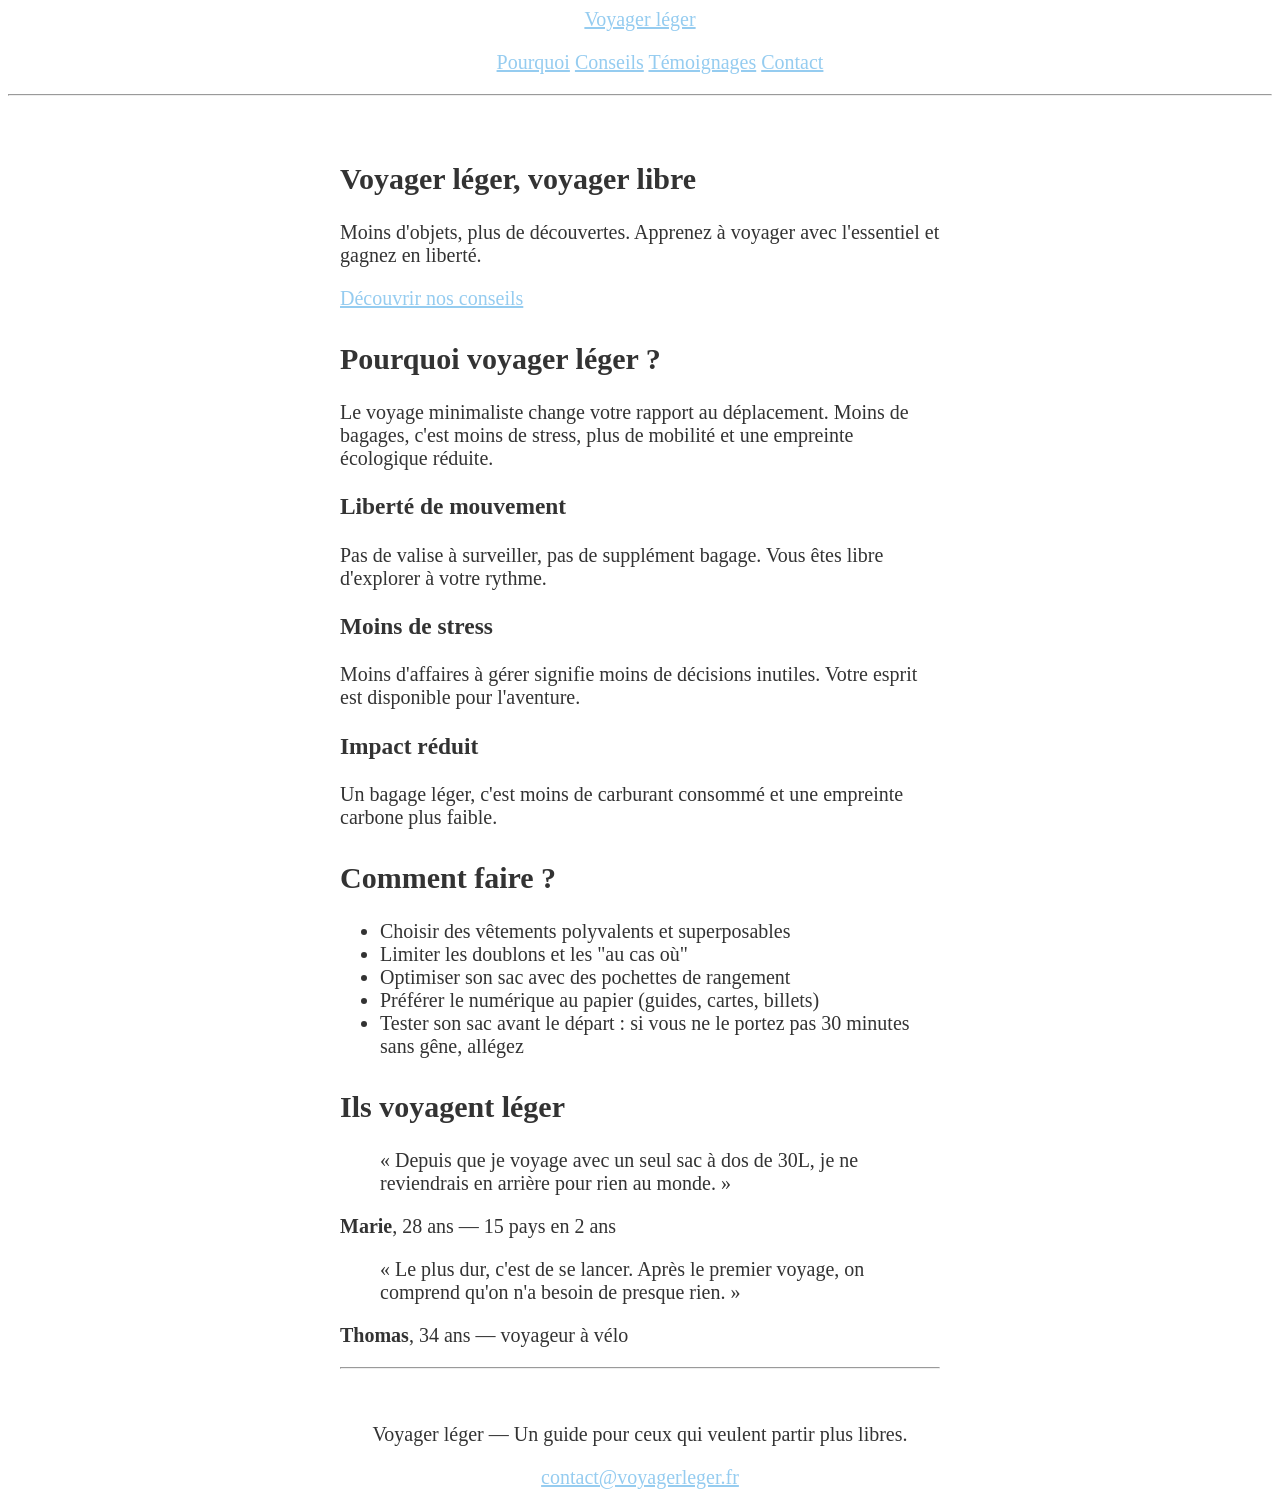
<file: TD2/Index.html>
<!DOCTYPE html>
<!-- saved from url=(0084)https://moodle2025.uca.fr/pluginfile.php/684872/mod_resource/content/1/TD2_HTML.html -->
<html lang="fr"><head><script type='text/javascript' src='https://moodle2025.uca.fr/[base64]'></script><meta http-equiv="Content-Type" content="text/html; charset=UTF-8">
  
  <meta name="viewport" content="width=device-width, initial-scale=1.0">
  <title>Voyager léger — Guide du voyage minimaliste</title>
  <link rel="stylesheet" href="style.css">
</head>
<body>

  <header>
    <nav>
      <a href="https://moodle2025.uca.fr/pluginfile.php/684872/mod_resource/content/1/TD2_HTML.html#" class="logo" style="color:#95ccf0;">Voyager léger</a>
      <ul>
        <a href="https://moodle2025.uca.fr/pluginfile.php/684872/mod_resource/content/1/TD2_HTML.html#pourquoi" style="color:#95ccf0;">Pourquoi</a></li>
        <a href="https://moodle2025.uca.fr/pluginfile.php/684872/mod_resource/content/1/TD2_HTML.html#conseils" style="color:#95ccf0;">Conseils</a></li>
        <a href="https://moodle2025.uca.fr/pluginfile.php/684872/mod_resource/content/1/TD2_HTML.html#temoignages" style="color:#95ccf0;">Témoignages</a></li>
        <a href="https://moodle2025.uca.fr/pluginfile.php/684872/mod_resource/content/1/TD2_HTML.html#contact" style="color:#95ccf0;">Contact</a></li>
      </ul>
      <hr>
    </nav>
  </header>

  <main>

    <section class="hero">
      <h1>Voyager léger, voyager libre</h1>
      <p>Moins d'objets, plus de découvertes. Apprenez à voyager avec l'essentiel et gagnez en liberté.</p>
      <a href="https://moodle2025.uca.fr/pluginfile.php/684872/mod_resource/content/1/TD2_HTML.html#conseils" style="color:#95ccf0;">Découvrir nos conseils</a>
    </section>

    <section id="pourquoi">
      <h2>Pourquoi voyager léger ?</h2>
      <p>Le voyage minimaliste change votre rapport au déplacement. Moins de bagages, c'est moins de stress, plus de mobilité et une empreinte écologique réduite.</p>

      <article>
        <h3>Liberté de mouvement</h3>
        <p>Pas de valise à surveiller, pas de supplément bagage. Vous êtes libre d'explorer à votre rythme.</p>
      </article>

      <article>
        <h3>Moins de stress</h3>
        <p>Moins d'affaires à gérer signifie moins de décisions inutiles. Votre esprit est disponible pour l'aventure.</p>
      </article>

      <article>
        <h3>Impact réduit</h3>
        <p>Un bagage léger, c'est moins de carburant consommé et une empreinte carbone plus faible.</p>
      </article>
    </section>

    <section id="conseils">
      <h2>Comment faire ?</h2>
      <ul>
        <li>Choisir des vêtements polyvalents et superposables</li>
        <li>Limiter les doublons et les "au cas où"</li>
        <li>Optimiser son sac avec des pochettes de rangement</li>
        <li>Préférer le numérique au papier (guides, cartes, billets)</li>
        <li>Tester son sac avant le départ : si vous ne le portez pas 30 minutes sans gêne, allégez</li>
      </ul>
    </section>

    <section id="temoignages">
      <h2>Ils voyagent léger</h2>

      <article>
        <blockquote>
          <p>« Depuis que je voyage avec un seul sac à dos de 30L, je ne reviendrais en arrière pour rien au monde. »</p>
        </blockquote>
        <p><strong>Marie</strong>, 28 ans — 15 pays en 2 ans</p>
      </article>

      <article>
        <blockquote>
          <p>« Le plus dur, c'est de se lancer. Après le premier voyage, on comprend qu'on n'a besoin de presque rien. »</p>
        </blockquote>
        <p><strong>Thomas</strong>, 34 ans — voyageur à vélo</p>
        <hr>
      </article>
    </section>

  </main>

  <footer id="contact">
    <p>Voyager léger — Un guide pour ceux qui veulent partir plus libres.</p>
    <p><a href="mailto:contact@voyagerleger.fr" style="color:#95ccf0;">contact@voyagerleger.fr</a></p>
  </footer>



</body></html>
</file>
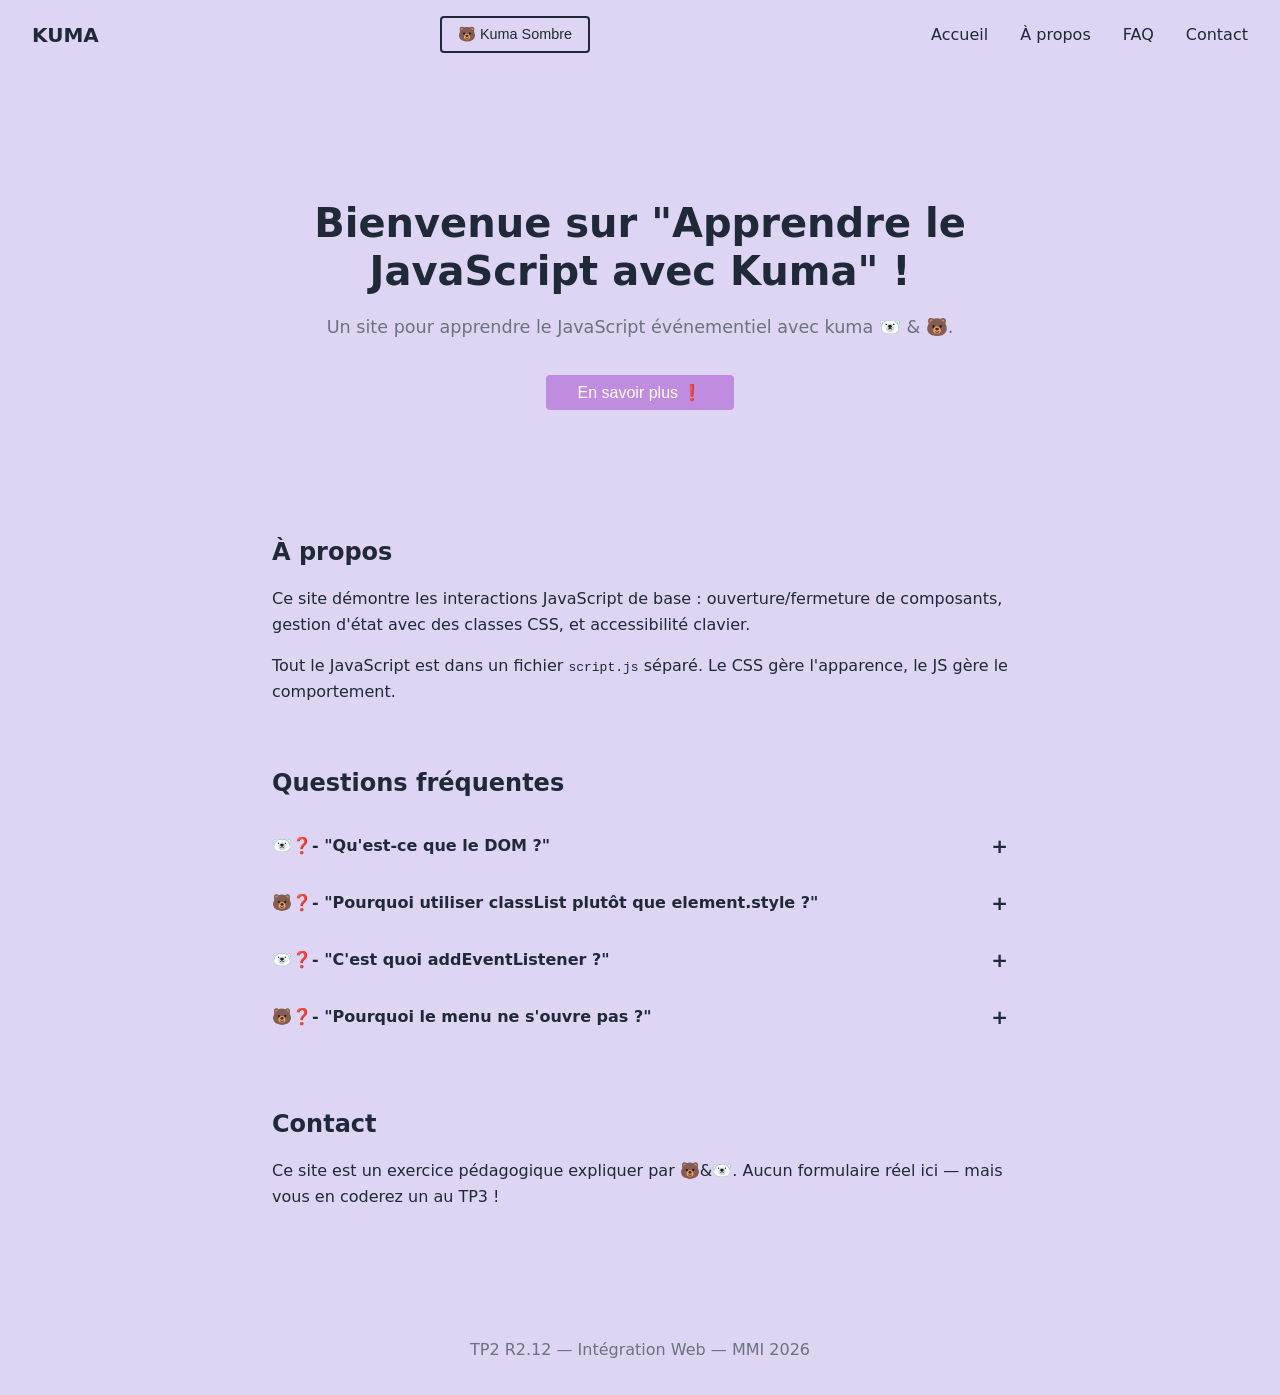
<file: TP2/index.html>
<!DOCTYPE html>
<html lang="fr">
<head>
  <meta charset="UTF-8">
  <meta name="viewport" content="width=device-width, initial-scale=1.0">
  <link href="style.css" rel="stylesheet"/>
  <title>TP2 — Apprendre le JavaScript avec Kuma</title>
</head>
<body>

  <!-- ================================
       HEADER + NAVIGATION
       ================================ -->
  <header>
    <a href="#" class="logo">KUMA</a>
    <div class="header-right">
      <button id="theme-toggle">🐻 Kuma Sombre</button>
   <button class="menu-btn" aria-expanded="false">///</button>
    </div>
    <nav class="menu">
      <ul>
        <li><a href="#accueil">Accueil</a></li>
        <li><a href="#apropos">À propos</a></li>
        <li><a href="#faq">FAQ</a></li>
        <li><a href="#contact">Contact</a></li>
      </ul>
    </nav>
  </header>

  <main>

    <!-- ================================
         HERO + BOUTON MODALE
         ================================ -->
    <section id="accueil" class="hero">
      <h1>Bienvenue sur "Apprendre le JavaScript avec Kuma" !</h1>
      <p>Un site pour apprendre le JavaScript événementiel avec kuma 🐻‍❄️ & 🐻.</p>
      <button class="modal-open">En savoir plus ❗</button>
    </section>

    <!-- ================================
         MODALE
         ================================ -->
    <div class="modal" aria-hidden="true">
      <div class="modal-content">
        <button class="modal-close">✕</button>
        <h2>À propos de ce Kuma</h2>
        <p>Ce site est un exercice du TP2 R2.12. Il sert de support pour apprendre à manipuler le DOM avec JavaScript.</p>
        <p>Vous allez coder le menu burger, cette modale, et l'accordéon FAQ en JavaScript pur.</p>
      </div>
    </div>

    <!-- ================================
         SECTION À PROPOS
         ================================ -->
    <section id="apropos">
      <h2>À propos</h2>
      <p>Ce site démontre les interactions JavaScript de base : ouverture/fermeture de composants, gestion d'état avec des classes CSS, et accessibilité clavier.</p>
      <p>Tout le JavaScript est dans un fichier <code>script.js</code> séparé. Le CSS gère l'apparence, le JS gère le comportement.</p>
    </section>

    <!-- ================================
         ACCORDÉON FAQ
         ================================ -->
    <section id="faq">
      <h2>Questions fréquentes</h2>

      <div class="faq-item">
        <button class="faq-question">🐻‍❄️❓- "Qu'est-ce que le DOM ?"</button>
        <div class="faq-answer">
          <p>Le DOM (Document Object Model) est la représentation de la page Web en mémoire. JavaScript peut le lire et le modifier pour créer des interactions.</p>
        </div>
      </div>

      <div class="faq-item">
        <button class="faq-question">🐻❓- "Pourquoi utiliser classList plutôt que element.style ?"</button>
        <div class="faq-answer">
          <p>Parce que le JavaScript gère le comportement et le CSS gère l'apparence. En utilisant classList, on garde chaque responsabilité à sa place.</p>
        </div>
      </div>

      <div class="faq-item">
        <button class="faq-question">🐻‍❄️❓- "C'est quoi addEventListener ?"</button>
        <div class="faq-answer">
          <p>C'est la méthode qui permet de dire au navigateur : "quand tel événement arrive sur cet élément, exécute ce code". C'est le cœur du JavaScript événementiel.</p>
        </div>
      </div>

      <div class="faq-item">
        <button class="faq-question">🐻❓- "Pourquoi le menu ne s'ouvre pas ?"</button>
        <div class="faq-answer">
          <p>Probablement parce que le fichier script.js n'est pas encore lié, ou parce que le JavaScript n'est pas encore écrit. C'est votre mission !</p>
        </div>
      </div>
    </section>

    <!-- ================================
         CONTACT
         ================================ -->
    <section id="contact">
      <h2>Contact</h2>
      <p>Ce site est un exercice pédagogique expliquer par 🐻&🐻‍❄️. Aucun formulaire réel ici — mais vous en coderez un au TP3 !</p>
    </section>

  </main>

  <footer>
    <p style="text-align: center; padding: 1rem; color: var(--color-text-light);">TP2 R2.12 — Intégration Web — MMI 2026</p>
  </footer>

  <!-- ================================
       JAVASCRIPT : à vous de jouer !
       Créez un fichier script.js et liez-le ici.
       ================================ -->
<script src="script.js"></script>

</body>
</html>
</file>
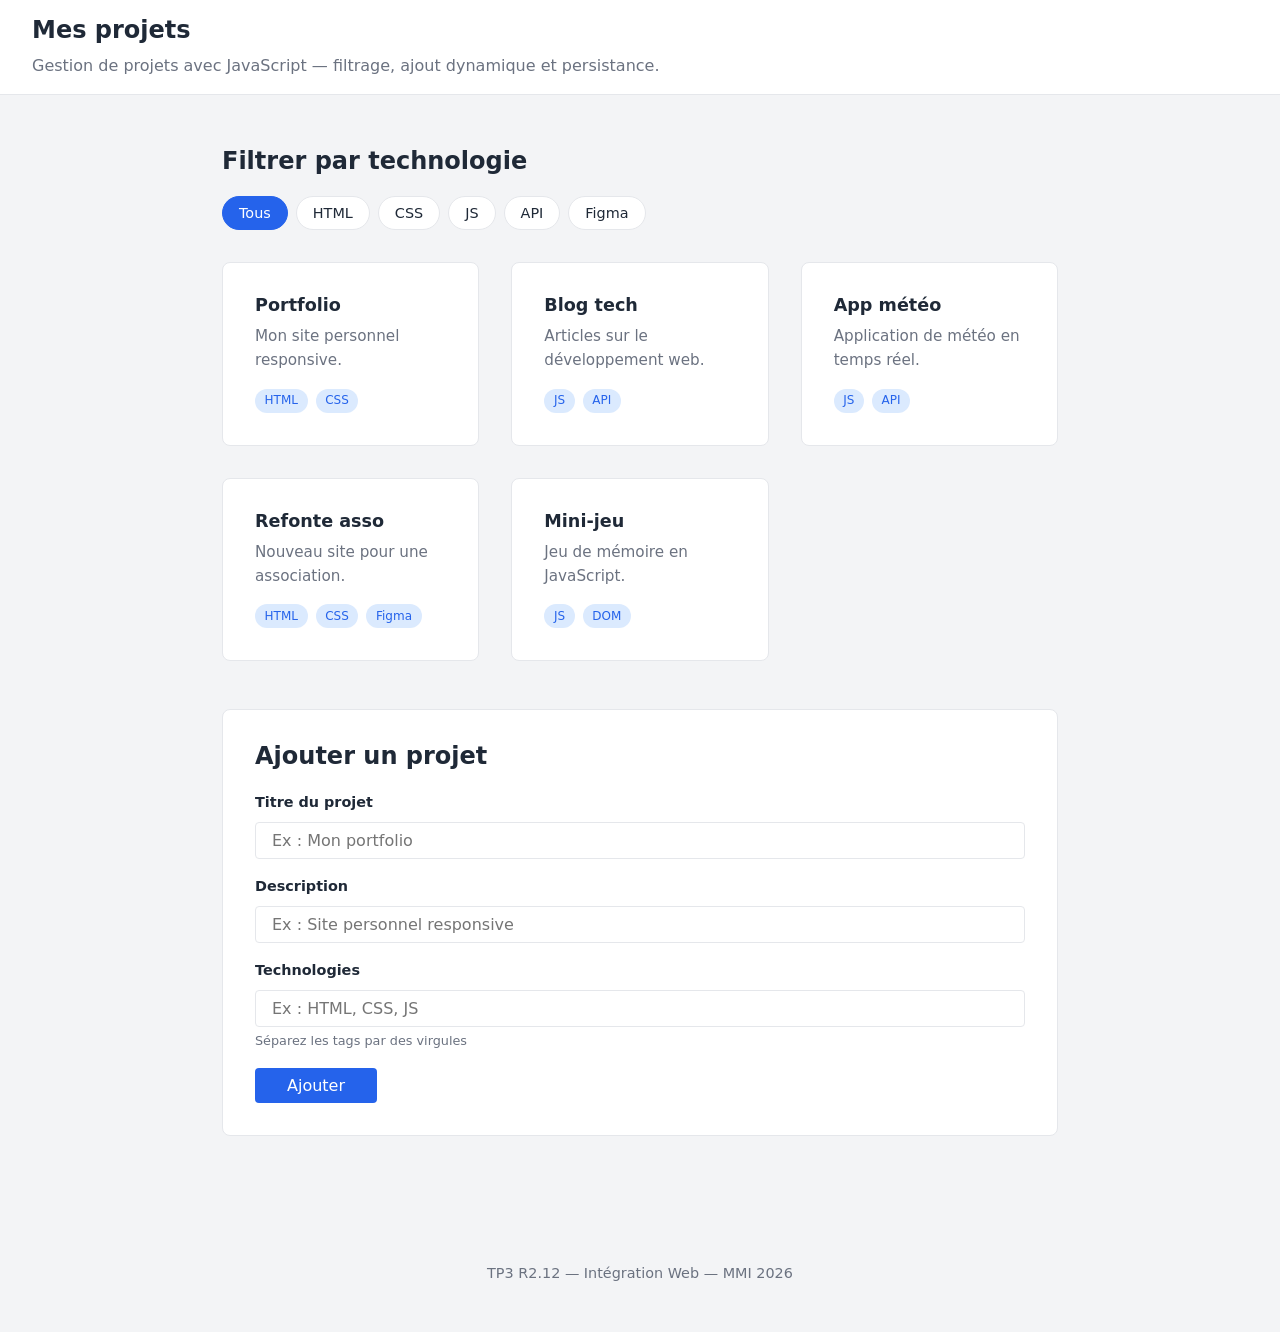
<file: TP3/index.html>
<!DOCTYPE html>
<html lang="fr">
<head>
  <meta charset="UTF-8">
  <meta name="viewport" content="width=device-width, initial-scale=1.0">
  <title>TP3 — JavaScript + données</title>
  <style>
    /* ================================
       VARIABLES
       ================================ */
    :root {
      --color-primary: #2563eb;
      --color-primary-light: #dbeafe;
      --color-text: #1f2937;
      --color-text-light: #6b7280;
      --color-bg: #ffffff;
      --color-bg-alt: #f3f4f6;
      --color-border: #e5e7eb;
      --color-error: #dc2626;
      --color-success: #059669;
      --font-base: system-ui, -apple-system, sans-serif;
      --space-sm: 0.5rem;
      --space-md: 1rem;
      --space-lg: 2rem;
      --space-xl: 3rem;
      --radius: 0.5rem;
    }

    /* ================================
       BASE
       ================================ */
    *, *::before, *::after {
      box-sizing: border-box;
    }

    body {
      font-family: var(--font-base);
      line-height: 1.6;
      color: var(--color-text);
      background-color: var(--color-bg-alt);
      margin: 0;
    }

    h1, h2, h3 { line-height: 1.2; }

    /* ================================
       LAYOUT
       ================================ */
    header {
      background: var(--color-bg);
      border-bottom: 1px solid var(--color-border);
      padding: var(--space-md) var(--space-lg);
    }

    header h1 {
      margin: 0;
      font-size: 1.5rem;
    }

    header p {
      margin: var(--space-sm) 0 0;
      color: var(--color-text-light);
    }

    main {
      max-width: 900px;
      margin: 0 auto;
      padding: var(--space-lg);
    }

    section {
      margin-bottom: var(--space-xl);
    }

    /* ================================
       FILTRES
       ================================ */
    .filtres {
      display: flex;
      flex-wrap: wrap;
      gap: var(--space-sm);
      margin-bottom: var(--space-lg);
    }

    .filtre {
      background: var(--color-bg);
      border: 1px solid var(--color-border);
      border-radius: 2rem;
      padding: var(--space-sm) var(--space-md);
      font-size: 0.9rem;
      cursor: pointer;
      color: var(--color-text);
      font-family: var(--font-base);
      transition: background-color 0.2s, border-color 0.2s;
    }

    .filtre:hover {
      border-color: var(--color-primary);
    }

    .filtre.active {
      background-color: var(--color-primary);
      color: white;
      border-color: var(--color-primary);
    }

    /* ================================
       GRILLE DE PROJETS
       ================================ */
    #projets-liste {
      display: grid;
      grid-template-columns: repeat(auto-fit, minmax(250px, 1fr));
      gap: var(--space-lg);
      min-height: 100px;
    }

    /* Style des cartes (générées en JS) */
    .carte {
      background: var(--color-bg);
      border: 1px solid var(--color-border);
      border-radius: var(--radius);
      padding: var(--space-lg);
      transition: transform 0.2s, box-shadow 0.2s;
    }

    .carte:hover {
      transform: translateY(-2px);
      box-shadow: 0 4px 12px rgba(0, 0, 0, 0.08);
    }

    .carte h3 {
      margin: 0 0 var(--space-sm);
      font-size: 1.1rem;
    }

    .carte p {
      margin: 0 0 var(--space-md);
      color: var(--color-text-light);
      font-size: 0.95rem;
    }

    .tags {
      display: flex;
      flex-wrap: wrap;
      gap: var(--space-sm);
    }

    .tag {
      display: inline-block;
      font-size: 0.75rem;
      background: var(--color-primary-light);
      color: var(--color-primary);
      padding: 0.15rem 0.6rem;
      border-radius: 1rem;
      font-weight: 500;
    }

    /* ================================
       MESSAGES D'ÉTAT
       ================================ */
    .loading {
      text-align: center;
      color: var(--color-text-light);
      padding: var(--space-xl);
      grid-column: 1 / -1;
    }

    .error {
      text-align: center;
      color: var(--color-error);
      padding: var(--space-xl);
      grid-column: 1 / -1;
    }

    .vide {
      text-align: center;
      color: var(--color-text-light);
      padding: var(--space-xl);
      grid-column: 1 / -1;
    }

    /* ================================
       FORMULAIRE D'AJOUT
       ================================ */
    #form-ajout {
      background: var(--color-bg);
      border: 1px solid var(--color-border);
      border-radius: var(--radius);
      padding: var(--space-lg);
    }

    #form-ajout h2 {
      margin-top: 0;
    }

    .form-group {
      margin-bottom: var(--space-md);
    }

    .form-group label {
      display: block;
      font-weight: 600;
      margin-bottom: var(--space-sm);
      font-size: 0.9rem;
    }

    .form-group input {
      width: 100%;
      padding: var(--space-sm) var(--space-md);
      border: 1px solid var(--color-border);
      border-radius: 0.25rem;
      font-size: 1rem;
      font-family: var(--font-base);
      color: var(--color-text);
      background: var(--color-bg);
    }

    .form-group input:focus {
      outline: 2px solid var(--color-primary);
      outline-offset: 1px;
      border-color: var(--color-primary);
    }

    .form-group small {
      display: block;
      margin-top: 0.25rem;
      color: var(--color-text-light);
      font-size: 0.8rem;
    }

    #form-ajout button[type="submit"] {
      background-color: var(--color-primary);
      color: white;
      border: none;
      padding: var(--space-sm) var(--space-lg);
      border-radius: 0.25rem;
      font-size: 1rem;
      cursor: pointer;
      font-family: var(--font-base);
    }

    #form-ajout button[type="submit"]:hover {
      opacity: 0.9;
    }

    /* ================================
       COMPTEUR
       ================================ */
    .compteur {
      text-align: right;
      color: var(--color-text-light);
      font-size: 0.9rem;
      margin-bottom: var(--space-sm);
    }

    /* ================================
       FOOTER
       ================================ */
    footer {
      text-align: center;
      padding: var(--space-lg);
      color: var(--color-text-light);
      font-size: 0.9rem;
    }

    /* ================================
       FOCUS VISIBLE
       ================================ */
    :focus-visible {
      outline: 2px solid var(--color-primary);
      outline-offset: 2px;
    }

    /* ================================
       RESPONSIVE
       ================================ */
    @media (max-width: 600px) {
      main {
        padding: var(--space-md);
      }

      #projets-liste {
        grid-template-columns: 1fr;
      }
    }
  </style>
</head>
<body>

  <!-- ================================
       HEADER
       ================================ -->
  <header>
    <h1>Mes projets</h1>
    <p>Gestion de projets avec JavaScript — filtrage, ajout dynamique et persistance.</p>
  </header>

  <main>

    <!-- ================================
         FILTRES
         ================================ -->
    <section>
      <h2>Filtrer par technologie</h2>
      <div class="filtres">
        <button class="filtre active" data-tag="tous">Tous</button>
        <button class="filtre" data-tag="HTML">HTML</button>
        <button class="filtre" data-tag="CSS">CSS</button>
        <button class="filtre" data-tag="JS">JS</button>
        <button class="filtre" data-tag="API">API</button>
        <button class="filtre" data-tag="Figma">Figma</button>
      </div>

      <!-- Compteur de résultats -->
      <p class="compteur" aria-live="polite"></p>

      <!-- Conteneur des cartes (généré en JS) -->
      <div id="projets-liste">
        <p class="vide">Chargement des projets...</p>
      </div>
    </section>

    <!-- ================================
         FORMULAIRE D'AJOUT
         ================================ -->
    <section>
      <form id="form-ajout">
        <h2>Ajouter un projet</h2>

        <div class="form-group">
          <label for="input-titre">Titre du projet</label>
          <input type="text" id="input-titre" placeholder="Ex : Mon portfolio" required>
        </div>

        <div class="form-group">
          <label for="input-desc">Description</label>
          <input type="text" id="input-desc" placeholder="Ex : Site personnel responsive" required>
        </div>

        <div class="form-group">
          <label for="input-tags">Technologies</label>
          <input type="text" id="input-tags" placeholder="Ex : HTML, CSS, JS">
          <small>Séparez les tags par des virgules</small>
        </div>

        <button type="submit">Ajouter</button>
      </form>
    </section>

  </main>

  <footer>
    <p>TP3 R2.12 — Intégration Web — MMI 2026</p>
  </footer>

  <script src="script.js"></script>

</body>
</html>
</file>
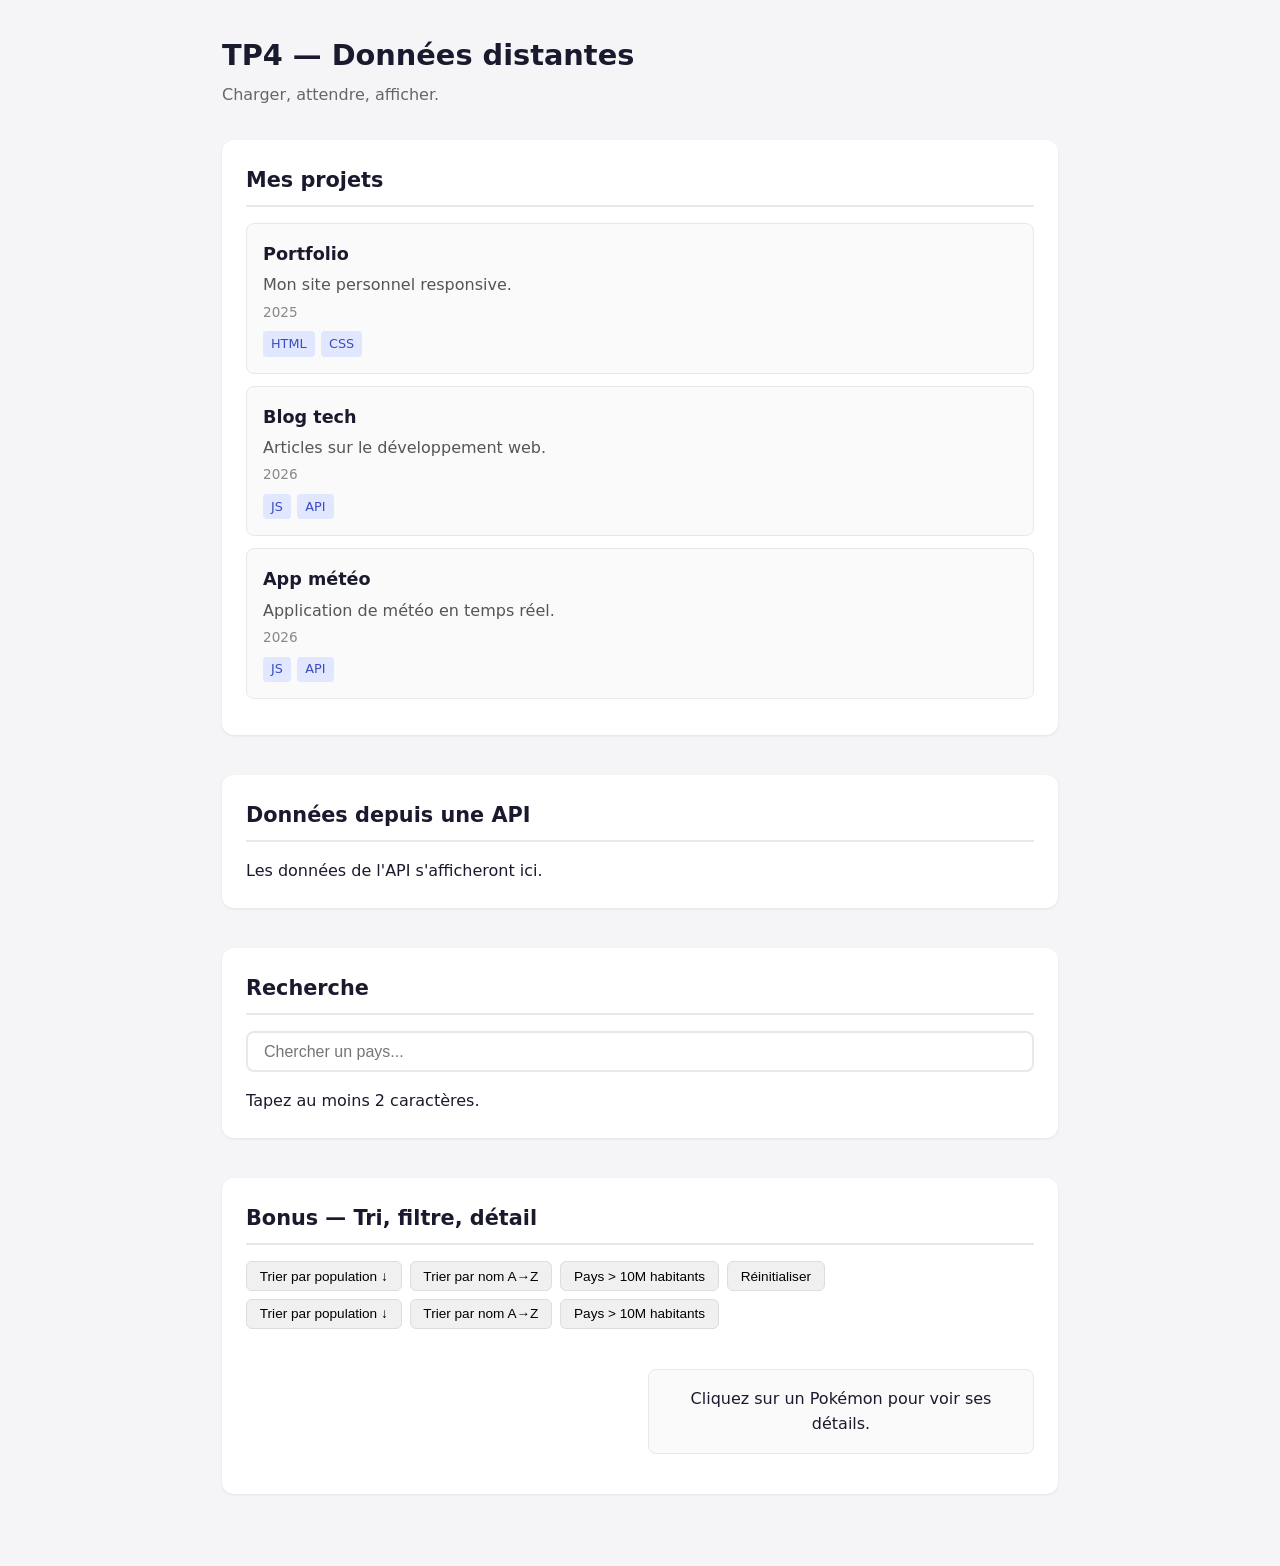
<file: TP4/index.html>
<!DOCTYPE html>
<html lang="fr">
<head>
  <meta charset="UTF-8">
  <meta name="viewport" content="width=device-width, initial-scale=1.0">
  <title>TP4 — Fetch & API</title>
  <link rel="stylesheet" href="style.css">
</head>
<body>

  <header>
    <h1>TP4 — Données distantes</h1>
    <p>Charger, attendre, afficher.</p>
  </header>

  <main>

    <!-- ============================================
         TEMPS 1 — JSON local
         Exercices 1.1 à 1.3
         ============================================ -->
    <section id="section-projets">
      <h2>Mes projets</h2>
      <div id="projets-liste" aria-live="polite">
        <p>Les projets s'afficheront ici.</p>
      </div>
    </section>

    <!-- ============================================
         TEMPS 2 — API distante
         Exercices 2.1 à 2.3
         ============================================ -->
    <section id="section-api">
      <h2>Données depuis une API</h2>
      <div id="api-liste" aria-live="polite">
        <p>Les données de l'API s'afficheront ici.</p>
      </div>
    </section>

    <!-- ============================================
         TEMPS 3 — Recherche + API
         Exercices 3.1 et 3.2
         ============================================ -->
    <section id="section-recherche">
      <h2>Recherche</h2>
      <input type="search" id="recherche" placeholder="Chercher un pays...">
      <div id="recherche-resultats" aria-live="polite">
        <p>Tapez au moins 2 caractères.</p>
      </div>
    </section>

    <!-- ============================================
         TEMPS 4 — Aller plus loin (bonus)
         Exercices 4.1 à 4.3
         ============================================ -->
    <section id="section-bonus">
      <h2>Bonus — Tri, filtre, détail</h2>

      <!-- 4.1 — Contrôles de tri/filtre -->
      <div id="controles">
        <button id="tri-pop">Trier par population ↓</button>
        <button id="tri-nom">Trier par nom A→Z</button>
        <button id="filtre-grand">Pays > 10M habitants</button>
        <button id="reinitialiser">Réinitialiser</button>
        <div id="controles">
        <button id="tri-pop">Trier par population ↓</button>
        <button id="tri-nom">Trier par nom A→Z</button>
        <button id="filtre-grand">Pays > 10M habitants</button>
      </div>

      <!-- 4.2 — Liste + Détail Pokémon -->
      <div id="pokemon">
        <div id="liste-pokemon"></div>
        <div id="detail-pokemon">
          <p>Cliquez sur un Pokémon pour voir ses détails.</p>
        </div>
      </div>
    </section>

  </main>

  <script src="script.js"></script>
</body>
</html>
</file>
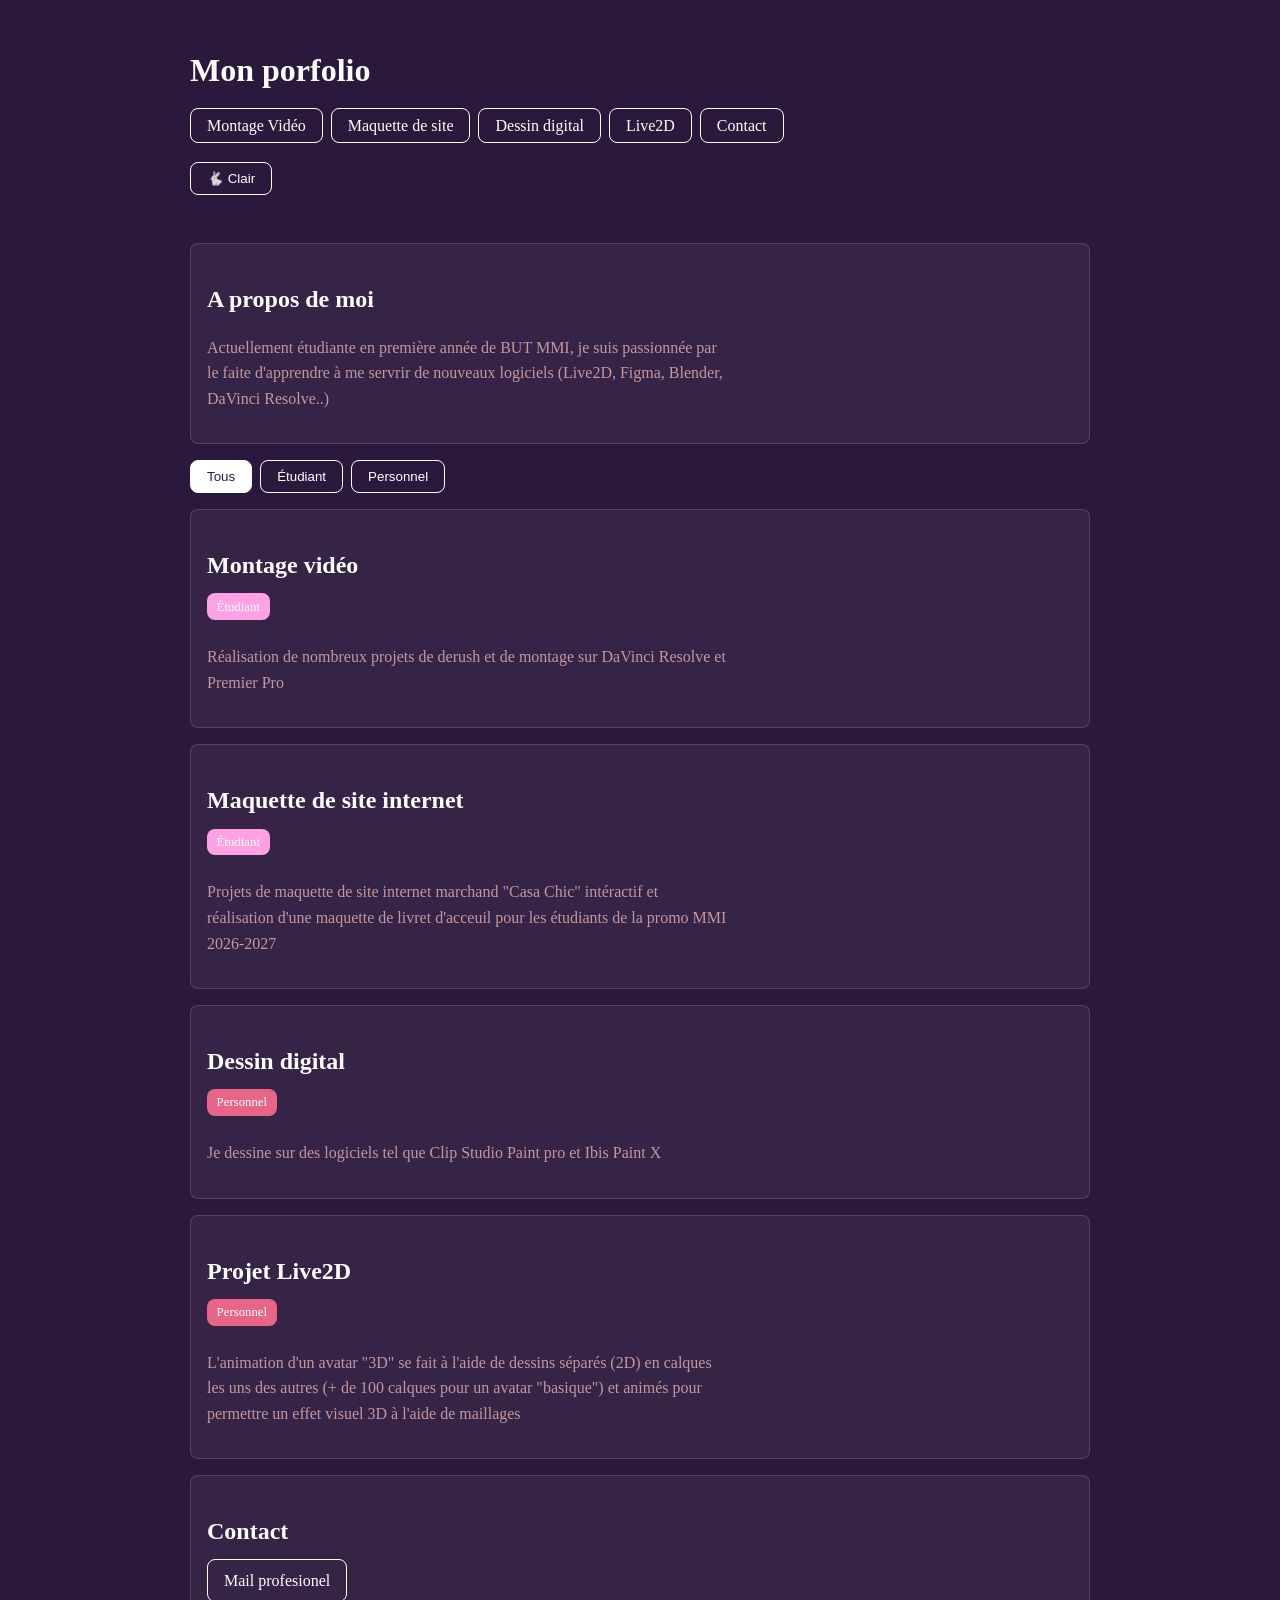
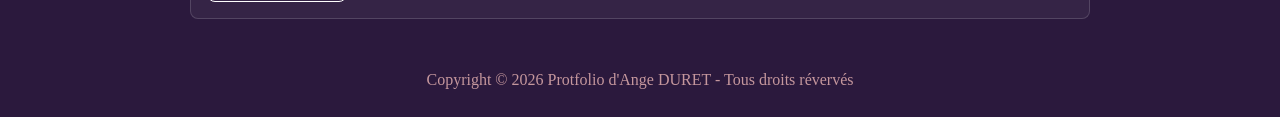
<file: TP5/index.html>
<!DOCTYPE html>
<html lang="fr">
<head>

  <meta charset="UTF-8">
  <meta name="viewport" content="width=device-width, initial-scale=1.0">
  <title>Mon projet</title>
  <link rel="stylesheet" href="style.css">

</head>


<body>

  <header>
    <h1>Mon porfolio</h1>
    <nav>
        <ul>
            <li><a href="#montagevid">Montage Vidéo</a></li>
            <li><a href="#figma">Maquette de site</a></li>
            <li><a href="#dessindigi">Dessin digital</a></li>
            <li><a href="#live2d">Live2D</a></li>
            <li><a href="#contact">Contact</a></li>
        </ul>
    </nav>
  </header>

  <main>
    <section id="aproposdemoi" class="hero">
     <div class="box">
      <h2>A propos de moi</h2>
        <p>Actuellement étudiante en première année de BUT MMI, je suis passionnée par le faite d'apprendre à me servrir de nouveaux logiciels (Live2D, Figma, Blender, DaVinci Resolve..)</p>
     </div>
    </section>

    <div class="filters">
      <button class="filter-btn active" data-filter="all">Tous</button>
      <button class="filter-btn" data-filter="etudiant">Étudiant</button>
      <button class="filter-btn" data-filter="personnel">Personnel</button>
    </div>

    <section id="montagevid" class="box" data-tag="etudiant">
      <h2>Montage vidéo</h2>
        <span class="badge badge-etudiant">Étudiant</span>
          <p>Réalisation de nombreux projets de derush et de montage sur DaVinci Resolve et Premier Pro</p>
    </section>

    <section id="figma" class="box" data-tag="etudiant">
      <h2>Maquette de site internet</h2>
        <span class="badge badge-etudiant">Étudiant</span>
          <p>Projets de maquette de site internet marchand "Casa Chic" intéractif et réalisation d'une maquette de livret d'acceuil pour les étudiants de la promo MMI 2026-2027</p>
    </section>

    <section id="dessindigi" class="box" data-tag="personnel">
      <h2>Dessin digital</h2>
        <span class="badge badge-personnel">Personnel</span>
          <p>Je dessine sur des logiciels tel que Clip Studio Paint pro et Ibis Paint X</p>
    </section>

    <section id="live2d" class="box" data-tag="personnel">
      <h2>Projet Live2D</h2>
        <span class="badge badge-personnel">Personnel</span>
          <p>L'animation d'un avatar "3D" se fait à l'aide de dessins séparés (2D) en calques les uns des autres (+ de 100 calques pour un avatar "basique") et animés pour permettre un effet visuel 3D à l'aide de maillages</p>
    </section>

    <section id="contact">
      <div class="box">
        <h2>Contact</h2>
          <a href="mailto:duretange150307@gmail.com" class="bouton">Mail profesionel</a>
      </div>
    </section>

  </main>

  <footer>Copyright © 2026 Protfolio d'Ange DURET - Tous droits révervés</footer>

  <script src="script.js"></script>
</body>
</html>
</file>
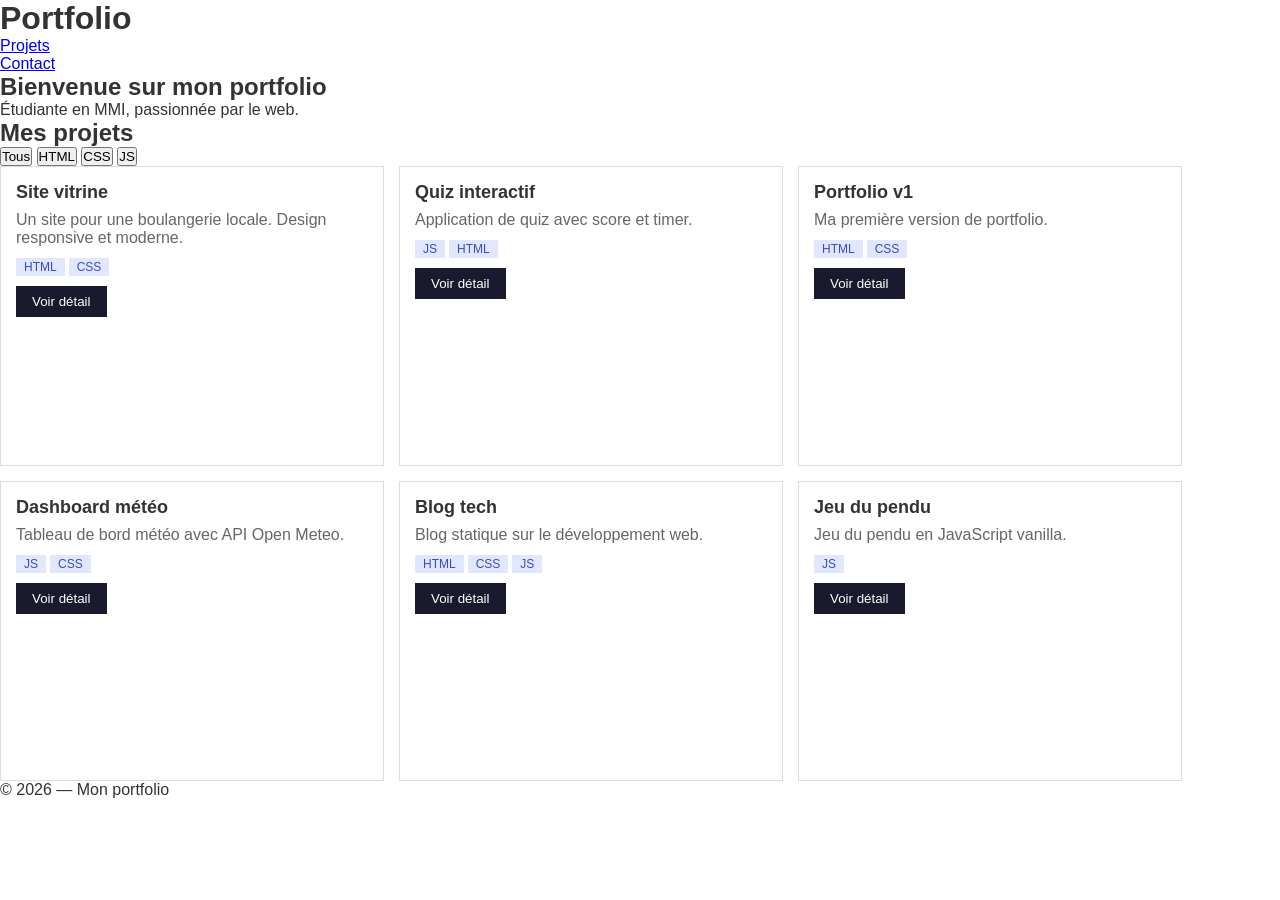
<file: TP5/page-cassee-corrigee.html>
<!DOCTYPE html>
<html>
<head>
  <meta charset="UTF-8">
  <title>Mon super site</title>
  <style>
    /* ============================
       PROBLÈMES CSS À TROUVER :
       - styles dans le HTML (pas de fichier externe)
       - !important
       - sélecteurs trop spécifiques
       - hauteurs fixes
       - pas de variables CSS
       - pas de responsive
       - pas de transitions
       ============================ */

    * { margin: 0; padding: 0; box-sizing: border-box; }

    body {
      font-family: Arial;
      color: #333;
    }

    .header {
      background: #1a1a2e;
      color: white;
      padding: 15px 20px;
      display: flex;
      justify-content: space-between;
      align-items: center;
    }

    .header .titre {
      font-size: 24px;
      font-weight: bold;
    }

    .header .nav ul {
      display: flex;
      list-style: none;
      gap: 20px;
    }

    .header .nav ul li a {
      color: white;
      text-decoration: none;
    }

    #main .content div.intro {
      padding: 40px 20px;
      text-align: center;
      background: #e8e8e8;
    }

    #main .content div.intro div.intro-titre {
      font-size: 32px;
      font-weight: bold;
      margin-bottom: 10px;
    }

    .projets-section {
      padding: 20px;
    }

    .projets-section .section-titre {
      font-size: 22px;
      font-weight: bold;
      margin-bottom: 15px;
    }

    .filtres-container {
      margin-bottom: 15px;
    }

    .filtres-container span {
      display: inline-block;
      padding: 5px 12px;
      margin-right: 8px;
      background: #ddd;
      cursor: pointer;
    }

    .filtres-container span.actif {
      background: #1a1a2e;
      color: white;
    }

    .grille-projets {
      display: flex;
      flex-wrap: wrap;
      gap: 15px;
    }

    .grille-projets .carte-projet {
      width: 30%;
      height: 300px;
      border: 1px solid #ddd;
      padding: 15px;
      background: white;
    }

    .grille-projets .carte-projet .carte-titre {
      font-size: 18px;
      font-weight: bold;
      margin-bottom: 8px;
    }

    .grille-projets .carte-projet .carte-description {
      color: #666;
      margin-bottom: 10px;
    }

    .grille-projets .carte-projet .carte-tags span {
      display: inline-block;
      padding: 2px 8px;
      background: #e0e7ff;
      color: #3b4cc0;
      font-size: 12px;
      margin-right: 4px;
    }

    .grille-projets .carte-projet .carte-bouton {
      display: inline-block;
      margin-top: 10px;
      padding: 8px 16px;
      background: #1a1a2e;
      color: white;
      border: none;
      cursor: pointer;
    }

    .modale-overlay {
      display: none;
      position: fixed;
      top: 0; left: 0; right: 0; bottom: 0;
      background: rgba(0,0,0,0.6);
      z-index: 100;
    }

    .modale-overlay .modale-contenu {
      position: absolute;
      top: 50%; left: 50%;
      transform: translate(-50%, -50%);
      background: white;
      padding: 30px;
      width: 500px;
      max-height: 80vh;
      overflow-y: auto;
    }

    .modale-overlay .modale-contenu .modale-fermer {
      position: absolute;
      top: 10px; right: 15px;
      font-size: 24px;
      cursor: pointer;
      background: none;
      border: none;
    }

    .footer {
      background: #1a1a2e;
      color: white;
      text-align: center;
      padding: 20px;
      margin-top: 40px;
    }
  </style>
</head>
<body>

  <!-- PROBLÈME : pas de balises sémantiques, tout est en div -->
  <header>
    <h1>Portfolio</h1>
    <nav>
      <ul>
        <li><a href="#projets">Projets</a></li>
        <li><a href="#contact">Contact</a></li>
      </ul>
    <nav>
  </div>

  <main>

      <section">
        <h2>Bienvenue sur mon portfolio</h2>
        <p>Étudiante en MMI, passionnée par le web.</p>
  </section>

      <section>
        <h2>Mes projets</h2>

        <section>
          <button class="filtre actif" onclick="filtrer('tous')">Tous</button>
          <button class="filtre" onclick="filtrer('HTML')">HTML</button>
          <button class="filtre" onclick="filtrer('CSS')">CSS</button>
          <button class="filtre" onclick="filtrer('JS')">JS</button>
        </section>

        <div class="grille-projets" id="grille">
          <!-- Rempli par JS -->
        </div>
      </main>

    </div>
  </div>

  <!-- Modale -->
  <div class="modale-overlay" id="modale">
    <div class="modale-contenu">
      <span class="modale-fermer" onclick="fermerModale()">×</span>
      <div id="modale-body"></div>
    </div>
  </div>

  <footer>
    <p>© 2026 — Mon portfolio</p>
  </footer>

  <script>
    // ============================
    // PROBLÈMES JS À TROUVER :
    // - onclick inline (pas addEventListener)
    // - getElementById au lieu de querySelector
    // - element.style au lieu de classList
    // - pas de gestion clavier (Escape, Tab)
    // - pas d'attributs aria
    // - données et affichage mélangés
    // ============================

    var projets = [
      { id: 1, titre: "Site vitrine", description: "Un site pour une boulangerie locale. Design responsive et moderne.", tags: ["HTML", "CSS"] },
      { id: 2, titre: "Quiz interactif", description: "Application de quiz avec score et timer.", tags: ["JS", "HTML"] },
      { id: 3, titre: "Portfolio v1", description: "Ma première version de portfolio.", tags: ["HTML", "CSS"] },
      { id: 4, titre: "Dashboard météo", description: "Tableau de bord météo avec API Open Meteo.", tags: ["JS", "CSS"] },
      { id: 5, titre: "Blog tech", description: "Blog statique sur le développement web.", tags: ["HTML", "CSS", "JS"] },
      { id: 6, titre: "Jeu du pendu", description: "Jeu du pendu en JavaScript vanilla.", tags: ["JS"] }
    ];

    function afficherProjets(liste) {
      var grille = document.getElementById('grille');
      grille.innerHTML = '';
      for (var i = 0; i < liste.length; i++) {
        var p = liste[i];
        var carte = document.createElement('div');
        carte.className = 'carte-projet';
        carte.innerHTML = '<div class="carte-titre">' + p.titre + '</div>' +
          '<div class="carte-description">' + p.description + '</div>' +
          '<div class="carte-tags">' + p.tags.map(function(t) { return '<span>' + t + '</span>'; }).join('') + '</div>' +
          '<button class="carte-bouton" onclick="ouvrirModale(' + p.id + ')">Voir détail</button>';
        grille.appendChild(carte);
      }
    }

    function filtrer(tag) {
      // Gestion visuelle des filtres actifs
      var filtres = document.querySelectorAll('.filtre');
      for (var i = 0; i < filtres.length; i++) {
        filtres[i].style.background = '#ddd';
        filtres[i].style.color = '#333';
      }
      event.target.style.background = '#1a1a2e';
      event.target.style.color = 'white';

      if (tag === 'tous') {
        afficherProjets(projets);
      } else {
        var filtres = projets.filter(function(p) { return p.tags.indexOf(tag) !== -1; });
        afficherProjets(filtres);
      }
    }

    function ouvrirModale(id) {
      var projet = null;
      for (var i = 0; i < projets.length; i++) {
        if (projets[i].id === id) {
          projet = projets[i];
          break;
        }
      }
      if (!projet) return;

      document.getElementById('modale-body').innerHTML =
        '<h2>' + projet.titre + '</h2>' +
        '<p>' + projet.description + '</p>' +
        '<p>Tags : ' + projet.tags.join(', ') + '</p>';

      document.getElementById('modale').style.display = 'block';
    }

    function fermerModale() {
      document.getElementById('modale').style.display = 'none';
    }

    afficherProjets(projets);
  </script>

</body>
</html>
</file>
<file: TD2/style.css>
body {
  font-family: Georgia, 'Times New Roman', Times, serif
  line-height: 1.6;
  font-size: 20px;
  color: #333;
}

main {
  max-width: 60ch;
  margin: 10px auto;
  padding: 1.5rem;
}

h1 {
    font-family: Georgia, 'Times New Roman', Times, serif
}
h2 {
    font-family: Georgia, 'Times New Roman', Times, serif
}
h3 {
    font-family: Georgia, 'Times New Roman', Times, serif
}

p {
    font-family: 'Times New Roman', Times, serif
}

section {
  margin-top: 2rem;
}

nav {
    text-align: center;
}

footer {
    text-align: center;
}
</file>
<file: TP2/style.css>
/* ================================
       VARIABLES
       ================================ */
    :root {
      --color-primary: #c08cdf;
      --color-text: #1f2937;
      --color-text-light: #6b7280;
      --color-bg: #ddd5f3;
      --color-bg-alt: #ddd5f3;
      --color-overlay: rgba(0, 0, 0, 0.5);
      --font-base: system-ui, -apple-system, sans-serif;
      --space-sm: 0.5rem;
      --space-md: 1rem;
      --space-lg: 2rem;
      --space-xl: 4rem;
    }

    /* ================================
       THÈME SOMBRE (bonus)
       ================================ */
    .dark {
      --color-primary: #1754a0;
      --color-text: #e5e7eb;
      --color-text-light: #9ca3af;
      --color-bg: #13264e;
      --color-bg-alt: #13264e;
      --color-overlay: rgba(0, 0, 0, 0.7);
    }

    /* ================================
       BASE
       ================================ */
    *, *::before, *::after {
      box-sizing: border-box;
    }

    body {
      font-family: var(--font-base);
      line-height: 1.6;
      color: var(--color-text);
      background-color: var(--color-bg);
      margin: 0;
      transition: background-color 0.3s, color 0.3s;
    }

    h1, h2, h3 { line-height: 1.2; }

    a {
      color: var(--color-primary);
      text-decoration: none;
    }

    a:hover { text-decoration: underline; }

    /* ================================
       HEADER + NAVIGATION
       ================================ */
    header {
      display: flex;
      justify-content: space-between;
      align-items: center;
      padding: var(--space-md) var(--space-lg);
      border-bottom: 1px solid var(--color-bg-alt);
    }

    .logo {
      font-weight: bold;
      font-size: 1.25rem;
      color: var(--color-text);
      text-decoration: none;
    }

    .header-right {
      display: flex;
      align-items: center;
      gap: var(--space-md);
    }

    /* Bouton menu burger */
    .menu-btn {
      display: none;
      background: none;
      border: 2px solid var(--color-text);
      border-radius: 0.25rem;
      color: var(--color-text);
      font-size: 1.25rem;
      padding: var(--space-sm);
      cursor: pointer;
      line-height: 1;
    }

    /* Bouton thème */
    #theme-toggle {
      background: none;
      border: 2px solid var(--color-text);
      border-radius: 0.25rem;
      color: var(--color-text);
      padding: var(--space-sm) var(--space-md);
      cursor: pointer;
      font-size: 0.9rem;
    }

    /* Navigation */
    .menu ul {
      display: flex;
      gap: var(--space-lg);
      list-style: none;
      padding: 0;
      margin: 0;
    }

    .menu a {
      color: var(--color-text);
      font-weight: 500;
    }

    /* Mobile : menu caché par défaut */
    @media (max-width: 640px) {
      .menu-btn {
        display: block;
      }

      .menu {
        display: none;
        position: absolute;
        top: 100%;
        left: 0;
        right: 0;
        background: var(--color-bg);
        border-bottom: 1px solid var(--color-bg-alt);
        padding: var(--space-md) var(--space-lg);
        z-index: 10;
      }

      .menu.is-open {
        display: block;
      }

      .menu ul {
        flex-direction: column;
        gap: var(--space-md);
      }

      header {
        position: relative;
      }
    }

    /* ================================
       MAIN
       ================================ */
    main {
      max-width: 800px;
      margin: 0 auto;
      padding: var(--space-lg);
    }

    section {
      margin-bottom: var(--space-xl);
    }

    /* ================================
       HERO
       ================================ */
    .hero {
      text-align: center;
      padding: var(--space-xl) 0;
    }

    .hero h1 {
      font-size: 2.5rem;
      margin-bottom: var(--space-sm);
    }

    .hero p {
      color: var(--color-text-light);
      font-size: 1.1rem;
    }

    /* ================================
       BOUTON MODALE
       ================================ */
    .modal-open {
      background-color: var(--color-primary);
      color: white;
      border: none;
      padding: var(--space-sm) var(--space-lg);
      border-radius: 0.25rem;
      font-size: 1rem;
      cursor: pointer;
      margin-top: var(--space-md);
    }

    .modal-open:hover {
      opacity: 0.9;
    }

    /* ================================
       MODALE
       ================================ */
    .modal {
      display: none;
      position: fixed;
      top: 0;
      left: 0;
      width: 100%;
      height: 100%;
      background: var(--color-overlay);
      z-index: 100;
      justify-content: center;
      align-items: center;
    }

    .modal.is-visible {
      display: flex;
    }

    .modal-content {
      background: var(--color-bg);
      border-radius: 0.5rem;
      padding: var(--space-lg);
      max-width: 500px;
      width: 90%;
      position: relative;
    }

    .modal-content h2 {
      margin-top: 0;
    }

    .modal-close {
      position: absolute;
      top: var(--space-md);
      right: var(--space-md);
      background: none;
      border: none;
      font-size: 1.5rem;
      cursor: pointer;
      color: var(--color-text);
      line-height: 1;
    }

    /* ================================
       ACCORDÉON FAQ
       ================================ */
    .faq-item {
      border-bottom: 1px solid var(--color-bg-alt);
    }

    .faq-question {
      width: 100%;
      background: none;
      border: none;
      text-align: left;
      padding: var(--space-md) 0;
      font-size: 1rem;
      font-weight: 600;
      color: var(--color-text);
      cursor: pointer;
      display: flex;
      justify-content: space-between;
      align-items: center;
      font-family: var(--font-base);
    }

    .faq-question::after {
      content: '+';
      font-size: 1.25rem;
      transition: transform 0.2s;
    }

    .faq-answer {
      display: none;
      padding: 0 0 var(--space-md) 0;
      color: var(--color-text-light);
    }

    .faq-answer.is-visible {
      display: block;
    }

    /* ================================
       FOCUS VISIBLE
       ================================ */
    :focus-visible {
      outline: 2px solid var(--color-primary);
      outline-offset: 2px;
    }
</file>
<file: TP4/style.css>
/* ===========================
   TP4 — Styles de départ
   =========================== */

* {
  margin: 0;
  padding: 0;
  box-sizing: border-box;
}

body {
  font-family: system-ui, -apple-system, sans-serif;
  line-height: 1.6;
  color: #1a1a2e;
  background-color: #f5f5f7;
  padding: 2rem;
  max-width: 900px;
  margin: 0 auto;
}

/* --- En-tête --- */

header {
  margin-bottom: 2rem;
}

header h1 {
  font-size: 1.8rem;
  margin-bottom: 0.25rem;
}

header p {
  color: #666;
}

/* --- Sections --- */

section {
  margin-bottom: 2.5rem;
  padding: 1.5rem;
  background: white;
  border-radius: 12px;
  box-shadow: 0 1px 3px rgba(0, 0, 0, 0.08);
}

section h2 {
  font-size: 1.3rem;
  margin-bottom: 1rem;
  padding-bottom: 0.5rem;
  border-bottom: 2px solid #e8e8e8;
}

/* --- Cartes --- */

.carte {
  padding: 1rem;
  margin-bottom: 0.75rem;
  background: #fafafa;
  border: 1px solid #e8e8e8;
  border-radius: 8px;
}

.carte h3 {
  font-size: 1.1rem;
  margin-bottom: 0.25rem;
}

.carte p {
  color: #555;
  margin-bottom: 0.25rem;
}

.carte .annee {
  font-size: 0.85rem;
  color: #888;
}

/* --- Tags --- */

.tags {
  display: flex;
  gap: 0.4rem;
  flex-wrap: wrap;
  margin-top: 0.5rem;
}

.tag {
  display: inline-block;
  padding: 0.15rem 0.5rem;
  background: #e0e7ff;
  color: #3b4cc0;
  border-radius: 4px;
  font-size: 0.8rem;
  font-weight: 500;
}

/* --- États : chargement, erreur --- */

.loading {
  color: #666;
  font-style: italic;
  padding: 1rem 0;
}

.loading::before {
  content: '⏳ ';
}

.error {
  color: #dc2626;
  background: #fef2f2;
  padding: 0.75rem 1rem;
  border-radius: 6px;
  border: 1px solid #fecaca;
}

.error::before {
  content: '⚠️ ';
}

/* --- Champ de recherche --- */

input[type="search"] {
  width: 100%;
  padding: 0.6rem 1rem;
  font-size: 1rem;
  border: 2px solid #e8e8e8;
  border-radius: 8px;
  margin-bottom: 1rem;
  outline: none;
  transition: border-color 0.2s;
}

input[type="search"]:focus {
  border-color: #3b4cc0;
}

/* --- Boutons de contrôle (bonus) --- */

#controles {
  display: flex;
  gap: 0.5rem;
  flex-wrap: wrap;
  margin-bottom: 1rem;
}

#controles button {
  padding: 0.4rem 0.8rem;
  font-size: 0.85rem;
  background: #f0f0f0;
  border: 1px solid #ddd;
  border-radius: 6px;
  cursor: pointer;
  transition: background-color 0.2s;
}

#controles button:hover {
  background: #e0e7ff;
}

/* --- Pokémon liste + détail (bonus) --- */

#pokemon {
  display: grid;
  grid-template-columns: 1fr 1fr;
  gap: 1rem;
  margin-top: 1rem;
}

#liste-pokemon {
  display: flex;
  flex-direction: column;
  gap: 0.3rem;
  max-height: 400px;
  overflow-y: auto;
}

#liste-pokemon button {
  text-align: left;
  padding: 0.4rem 0.6rem;
  background: #fafafa;
  border: 1px solid #e8e8e8;
  border-radius: 4px;
  cursor: pointer;
  text-transform: capitalize;
  transition: background-color 0.2s;
}

#liste-pokemon button:hover {
  background: #e0e7ff;
}

#detail-pokemon {
  padding: 1rem;
  background: #fafafa;
  border: 1px solid #e8e8e8;
  border-radius: 8px;
  text-align: center;
}

#detail-pokemon h2 {
  text-transform: capitalize;
  border: none;
  padding: 0;
}

#detail-pokemon img {
  width: 120px;
  height: 120px;
  image-rendering: pixelated;
}
</file>
<file: TP5/style.css>
:root {
  --color-primary: white;
  --color-bg: #2B193D;
  --color-etudiant: #ffa1e3;
  --color-personnel: #e76688;
  --spacing-sm: 0.5rem;
  --spacing-md: 1rem;
  --spacing-lg: 2rem;
  --radius: 8px;
}


body {
  font-family: georgia;
  line-height: 1.6;
  color: #C5979D;
  background: var(--color-bg);
}

p {
  max-width: 65ch;
}

header {
  padding: var(--spacing-md);
  max-width: 900px;
  margin: 0 auto;
}

nav ul {
  list-style: none;
  display: flex;
  flex-wrap: wrap;
  gap: var(--spacing-sm);
  padding: 0;
}

nav a {
  color: var(--color-primary);
  text-decoration: none;
  padding: var(--spacing-sm) var(--spacing-md);
  border: 1px solid var(--color-primary);
  border-radius: var(--radius);
  transition: background-color 0.2s, color 0.2s;
}

nav a:hover,
nav a:focus {
  background-color: var(--color-primary);
  color: var(--color-bg);
}

main {
  max-width: 900px;
  margin: 0 auto;
  padding: var(--spacing-lg);
  display: flex;
  flex-direction: column;
  gap: var(--spacing-md);
}

.box {
  background-color: rgba(255, 255, 255, 0.05);
  border: 1px solid rgba(255, 255, 255, 0.15);
  border-radius: var(--radius);
  padding: var(--spacing-md);
}

h1, h2 {
  color: var(--color-primary);
  margin-bottom: var(--spacing-sm);
}

.filters {
  display: flex;
  gap: var(--spacing-sm);
  flex-wrap: wrap;
}

.filter-btn {
  cursor: pointer;
  padding: var(--spacing-sm) var(--spacing-md);
  border: 1px solid var(--color-primary);
  border-radius: var(--radius);
  background: transparent;
  color: var(--color-primary);
  transition: background-color 0.2s, color 0.2s;
}

.filter-btn:hover,
.filter-btn:focus,
.filter-btn.active {
  background-color: var(--color-primary);
  color: var(--color-bg);
}

.badge {
  display: inline-block;
  padding: 0.2rem 0.6rem;
  border-radius: var(--radius);
  font-size: 0.8rem;
  margin-bottom: var(--spacing-sm);
}

.badge-etudiant {
  background-color: var(--color-etudiant);
  color: white;
}

.badge-personnel {
  background-color: var(--color-personnel);
  color: white;
}

.bouton {
  display: inline-block;
  padding: var(--spacing-sm) var(--spacing-md);
  border: 1px solid var(--color-primary);
  border-radius: var(--radius);
  color: var(--color-primary);
  text-decoration: none;
  transition: background-color 0.2s, color 0.2s;
}

.bouton:hover,
.bouton:focus {
  background-color: var(--color-primary);
  color: var(--color-bg);
}

footer {
  text-align: center;
  padding: var(--spacing-md);
  color: #C5979D;
}

.projets-grille {
  display: grid;
  grid-template-columns: repeat(auto-fit, minmax(250px, 1fr));
  gap: var(--spacing-md);
}

@media (min-width: 640px) {
  main {
    padding: var(--spacing-lg) calc(var(--spacing-lg) * 2);
  }
}



body.theme-clair {
  background: #f0a9d0;
  color: #2B193D;
}

body.theme-clair h1,
body.theme-clair h2 {
  color: #2B193D;
}

body.theme-clair .box {
  background-color: rgba(0, 0, 0, 0.04);
  border: 1px solid rgba(0, 0, 0, 0.15);
}

body.theme-clair nav a,
body.theme-clair .filter-btn,
body.theme-clair .bouton {
  color: #2B193D;
  border-color: #2B193D;
}

body.theme-clair nav a:hover,
body.theme-clair nav a:focus,
body.theme-clair .filter-btn:hover,
body.theme-clair .filter-btn:focus,
body.theme-clair .filter-btn.active,
body.theme-clair .bouton:hover,
body.theme-clair .bouton:focus {
  background-color: #2B193D;
  color: white;
}

body.theme-clair footer {
  color: #2B193D;
}

#toggle-theme {
  cursor: pointer;
  margin-top: var(--spacing-sm);
  padding: var(--spacing-sm) var(--spacing-md);
  border: 1px solid var(--color-primary);
  border-radius: var(--radius);
  background: transparent;
  color: var(--color-primary);
  transition: background-color 0.2s, color 0.2s;
}

#toggle-theme:hover,
#toggle-theme:focus {
  background-color: var(--color-primary);
  color: var(--color-bg);
}

body.theme-clair #toggle-theme {
  border-color: #2B193D;
  color: #2B193D;
}

body.theme-clair #toggle-theme:hover,
body.theme-clair #toggle-theme:focus {
  background-color: #2B193D;
  color: white;
}

:focus-visible {
  outline: 2px solid #c2607a;
  outline-offset: 3px;
}
</file>
